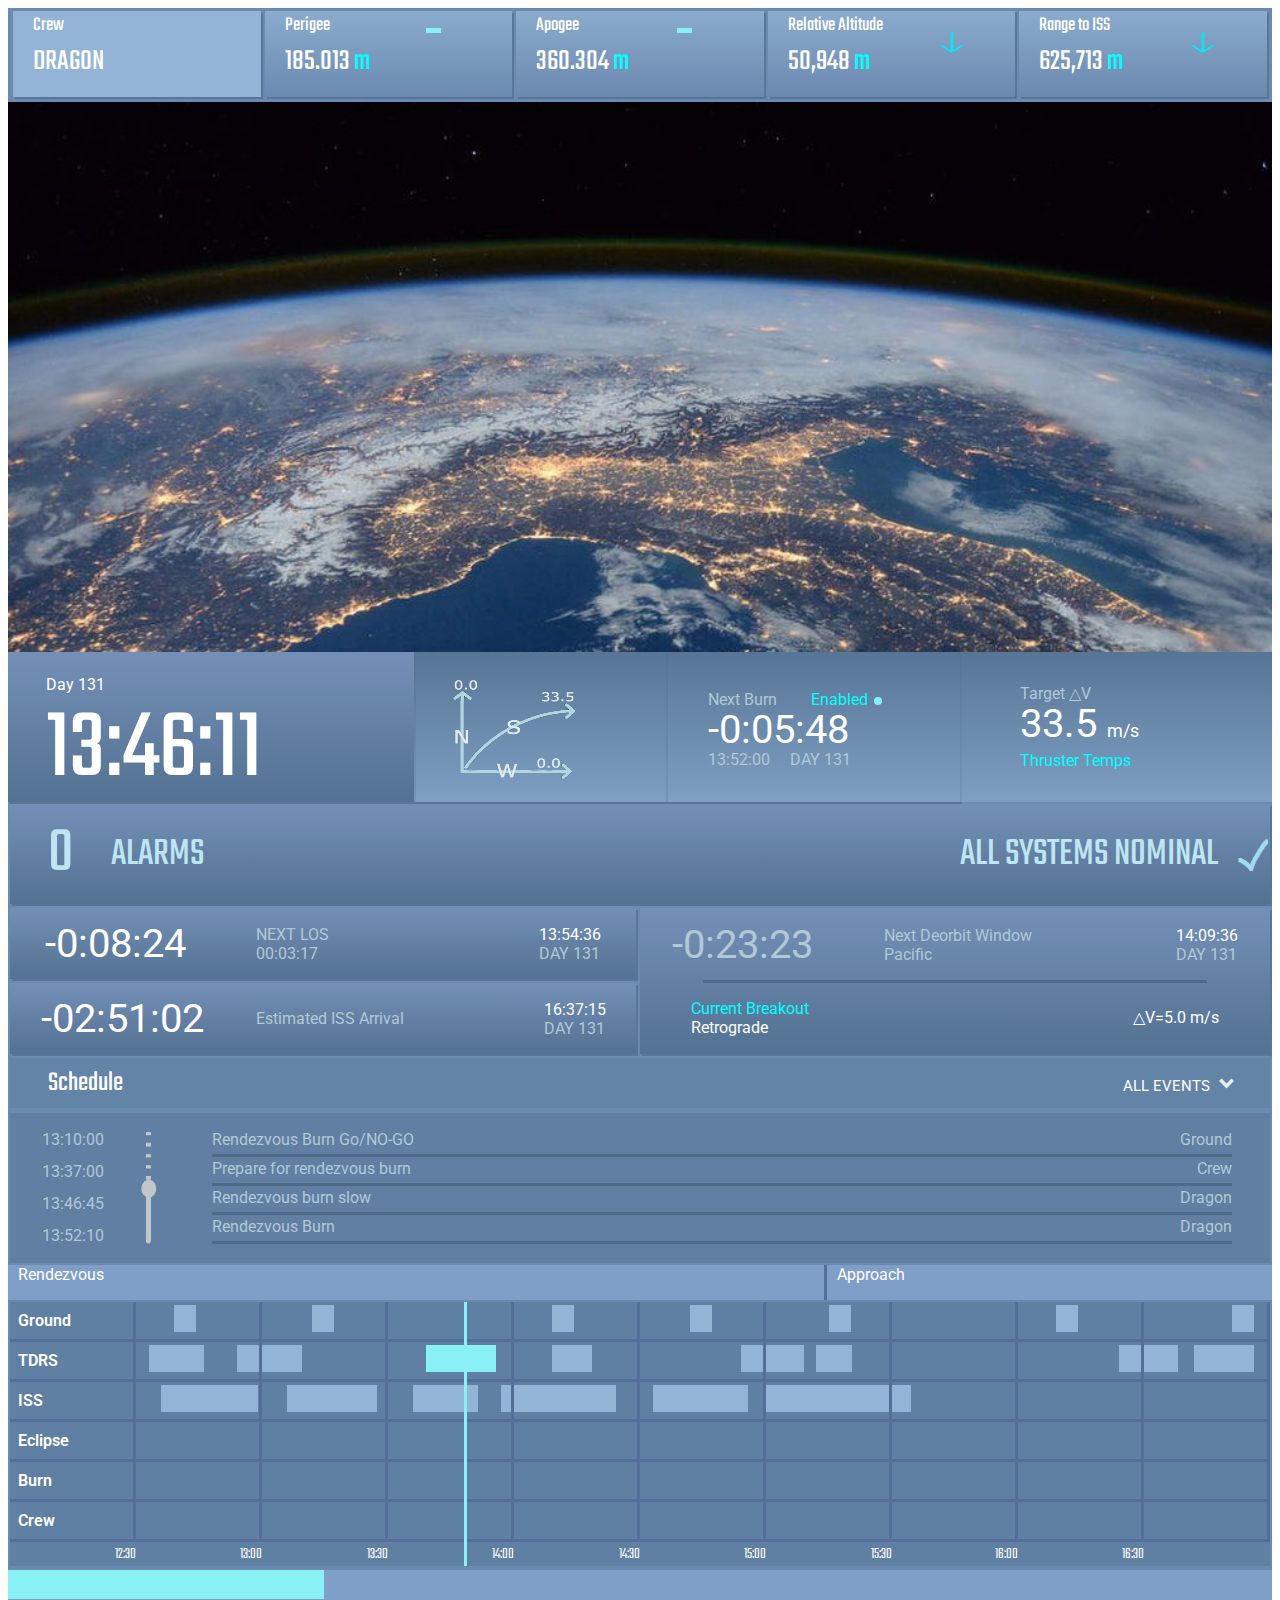
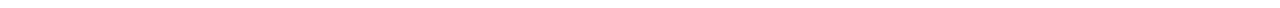
<file: index.html>
<!doctype html>
<html lang="en">
<head>
  <meta charset="utf-8">
  <title>SpaceX launch</title>
  <meta name="author" content="CURSOR Education">
<link rel="stylesheet" href="style.css">
</head>
<body>
<div class="container">    
<div class="header">
    <div class="header-first">
        <small>Crew</small>
        <div class="block-title">Dragon</div>
    </div>
    <div class="header-second">
        <small>Perigee</small>
        <div class="block-title">185.013
            <span class="m">m</span>
        </div>
    </div>
    <div class="header-third">
        <small>Apogee</small>
        <div class="block-title">360.304
            <span class="m">m</span></div>
    </div>
    <div class="header-fourth">
        <small>Relative Altitude</small>
        <div class="block-title">50,948
            <span class="m">m</span></div>
        <img class="img-arrow-first"  src="img/iconninja-sprites2.png" alt="arrow">
    </div>
    <div class="header-fifth">
        <small>Range to ISS</small>
        <div class="block-title">625,713
            <span class="m">m</span></div>
        <img class="img-arrow-first"  src="img/iconninja-sprites2.png" alt="arrow">
    </div>
</div>
<div class="mainimg"></div>
<div class="actually-data">
    <div class="first-data">
        <div>Day 131</div>
        <div class="actually-time">13:46:11</div>
    </div>
    <div class="actually-scheme">
        <div class="scheme">
        <img class="img-scheme" src="img/business-and-finance3.png" alt="scheme">
        </div>
        <div class="actually-launch">
            <span class="next">Next Burn</span>
            <span class="enabled">Enabled</span>
            <div class="launch-time">-0:05:48</div>
            <span id="second-launch-time">13:52:00</span>
            <span id="second-day">day 131</span>
        </div>
        <div class="target">
            <div class="next">Target △V</div>
            <div class="launch-time">33.5 <span id="m2">m/s</span></div>
            <div class="enabled-style">Thruster Temps</div>
        </div>
    </div>
</div>
<div class="alarms">
    <span id="alarms-first">0</span>
    <span id="alarms-second">alarms</span>
    <span id="alarms-third">All systems nominal </span>
    <img id="check_mark" src="img/galochka.png" alt="check mark">
</div>
<div class="arrivalinfo">
    <div class="arrival">
        <span class="preparing">
            <div class="launch-time" id="preparingtime">-0:08:24</div>
            <div class="grey" id="secondgrey">Next LOS
                <div>00:03:17</div>
            </div>
            <div class="grey">
                <div class="whitetime">13:54:36</div>
                <div>Day 131</div>
            </div>
        </span>
        <div class="preparing">
            <div class="launch-time" id="preparingtime">-02:51:02</div>
            <div class="greysmall">Estimated ISS Arrival</div>
            <div class="grey">
                <div class="whitetime">16:37:15</div>
                <div>Day 131</div>
            </div>
        </div>
    </div>
    <div class="conditions">
        <div class="first-condition">
            <div class="launch-time" id="second-launch-time">-0:23:23</div>
            <div class="greysmall">Next Deorbit Window<br> Pacific</div>
            <div class="grey">
                <div class="whitetime">14:09:36</div>
                <div>Day 131</div>
            </div>
        </div>
        <div class="second-condition">
            <div class="current">
                <div id="currentsmall">Current Breakout</div>
                <div>Retrograde</div>
            </div>
            <div>△V=5.0 m/s</div>
        </div>
    </div>
</div>
<div class="procedure">
    <span class="contents">Schedule</span>
    <span class="process">All events <img id="nerrow_check_mark" src="img/OR.png"></span>
</div>
<div class="timetable">
    <div class="timemonitoring">
        <div>13:10:00</div>
        <div>13:37:00</div>
        <div>13:46:45</div>
        <div>13:52:10</div>
    </div>
    <img class="scrolling_img" src="img/scrolling.png" alt="scrolling_line">
    <div class="proces-monitoring">
        <div class="proces-monitoring-first">
            <div class="go_no">Rendezvous Burn Go/NO-GO</div>
            <div>Ground</div>
        </div>
        <div class="proces-monitoring-first">
            <div class="go_no">Prepare for rendezvous burn</div>
            <div>Crew</div>
        </div>
        <div class="proces-monitoring-first">
            <div class="go_no">Rendezvous burn slow</div>
            <div>Dragon</div>
        </div>
        <div class="proces-monitoring-first">
            <div class="go_no">Rendezvous Burn</div>
            <div>Dragon</div>
        </div>
    </div>
</div>
<div class="operation">
    <div class="operation-first">Rendezvous</div>
    <div class="operation-second">Approach</div>
</div>
<div class="stage">
        <div class="row">
            <div class="row-first">Ground</div>
            <div class="row-first"></div>
            <div class="row-first"></div>
            <div class="row-first"></div>
            <div class="row-first"></div>
            <div class="row-first"></div>
            <div class="row-first"></div>
            <div class="row-first"></div>
            <div class="row-first"></div>
            <div class="row-first"></div>
            <div class="block1"></div>
            <div class="block2"></div>
            <div class="block3"></div>
            <div class="block4"></div>
            <div class="block5"></div>
            <div class="block6"></div>
            <div class="block7"></div>
        </div>
        <div class="row">              
            <div class="row-first">TDRS</div>
            <div class="row-first"></div>
            <div class="row-first"></div>
            <div class="row-first"></div>
            <div class="row-first"></div>
            <div class="row-first"></div>
            <div class="row-first"></div>
            <div class="row-first"></div>
            <div class="row-first"></div>
            <div class="row-first"></div>
             <div class="block1a"></div>
            <div class="block2a"></div>
            <div class="block-cursor">
            </div>
            <div class="block3a"></div>
            <div class="block4a"></div>
            <div class="block5a"></div>
            <div class="block6a"></div>
            <div class="block7a"></div>
        </div>
        <div class="row">
            <div class="row-first">ISS</div>
            <div class="row-first"></div>
            <div class="row-first"></div>
            <div class="row-first"></div>
            <div class="row-first"></div>
            <div class="row-first"></div>
            <div class="row-first"></div>
            <div class="row-first"></div>
            <div class="row-first"></div>
            <div class="row-first"></div>
            <div class="block1b"></div>
            <div class="block2b"></div>
            <div class="block3b"></div>
            <div class="block4b"></div>
            <div class="block5b"></div>
            <div class="block6b"></div>
        </div>  
        <div class="row">    
            <div class="row-first">Eclipse</div>
            <div class="row-first"></div>
            <div class="row-first"></div>
            <div class="row-first"></div>
            <div class="row-first"></div>
            <div class="row-first"></div>
            <div class="row-first"></div>
            <div class="row-first"></div>
            <div class="row-first"></div>
            <div class="row-first"></div>
        </div> 
        <div class="row">
            <div class="row-first">Burn</div>
           <div class="row-first"></div>
            <div class="row-first"></div>
            <div class="row-first"></div>
            <div class="row-first"></div>
            <div class="row-first"></div>
            <div class="row-first"></div>
            <div class="row-first"></div>
            <div class="row-first"></div>
            <div class="row-first"></div>
        </div> 
        <div class="row">
            <div class="row-first">Crew</div>
           <div class="row-first"></div>
            <div class="row-first"></div>
            <div class="row-first"></div>
            <div class="row-first"></div>
            <div class="row-first"></div>
            <div class="row-first"></div>
            <div class="row-first"></div>
            <div class="row-first"></div>
            <div class="row-first"></div>
        </div>
         <div class="stage-num">
            <div class="row-time">12:30</div>
            <div class="row-time">13:00</div>
            <div class="row-time">13:30</div>
            <div class="row-time">14:00</div>
            <div class="row-time">14:30</div>
            <div class="row-time">15:00</div>
            <div class="row-time">15:30</div>
            <div class="row-time">16:00</div>
            <div class="row-time">16:30</div> <div class="row-time"></div>   
        </div>
      <div class="cursor"> </div>
</div>   
<div class="scrollpanel">
    <div id="scroll"></div>
    <div id="panel"> </div>
</div>
</div>
    </body>
</html>
</file>
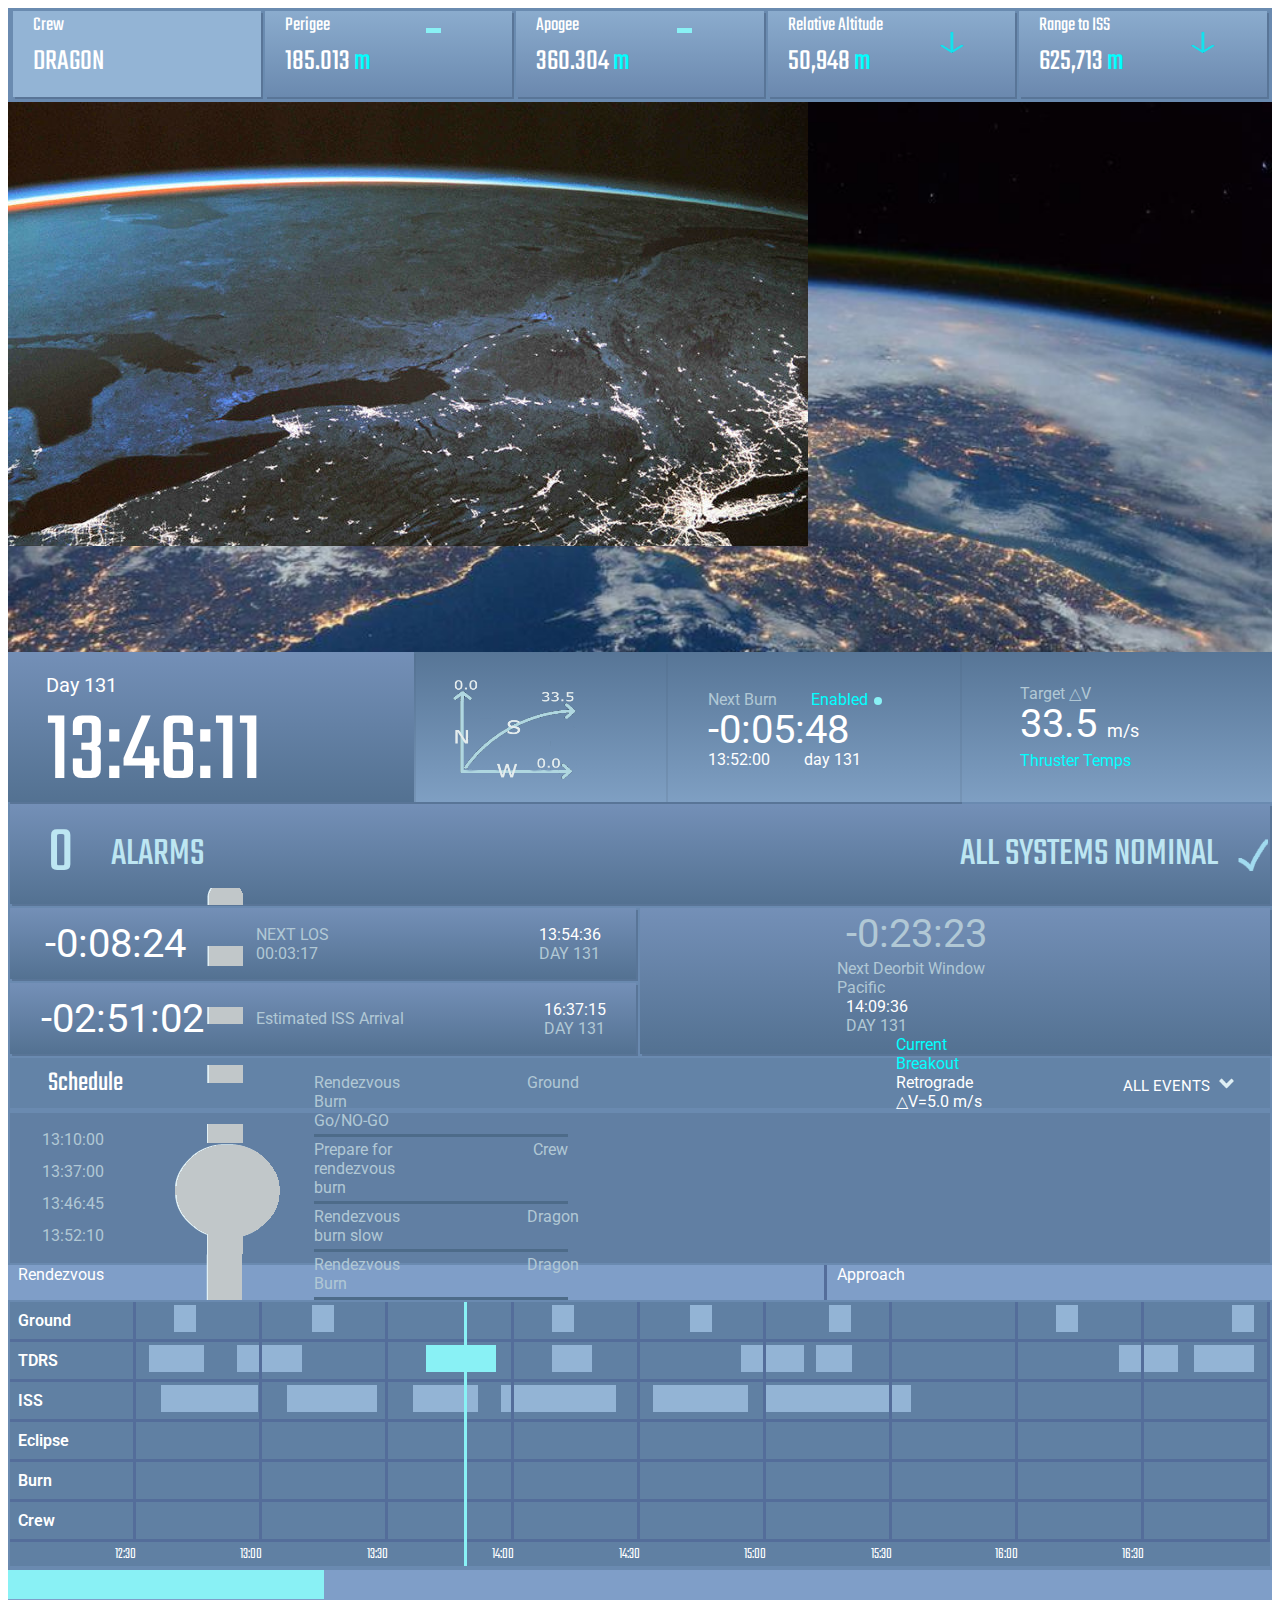
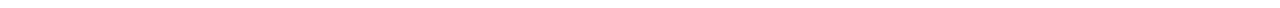
<file: space2X.html>
<!doctype html>
<html lang="en">
<head>
  <meta charset="utf-8">
  <title>SpaceX launch</title>
  <meta name="author" content="CURSOR Education">
<link rel="stylesheet" href="style.css">
</head>
<body>
<div class="container">    
<div class="header">
    <div class="header-first">
        <small>Crew</small>
        <div class="block-title">Dragon</div>
    </div>
    <div class="header-second">
        <small>Perigee</small>
        <div class="block-title">185.013
            <span class="m">m</span>
        </div>
    </div>
    <div class="header-third">
        <small>Apogee</small>
        <div class="block-title">360.304
            <span class="m">m</span></div>
    </div>
    <div class="header-fourth">
        <small>Relative Altitude</small>
        <div class="block-title">50,948
            <span class="m">m</span></div>
        <img class="img-arrow-first"  src="img/iconninja-sprites2.png" alt="arrow">
    </div>
    <div class="header-fifth">
        <small>Range to ISS</small>
        <div class="block-title">625,713
            <span class="m">m</span></div>
        <img class="img-arrow-first"  src="img/iconninja-sprites2.png" alt="arrow">
    </div>
</div>
<div class="mainimg">
    <img src="img/%D0%BA%D0%BE%D1%81%D0%BC%D0%BE%D1%811.jpg" alt="Earth in the Illuminator">
</div>
<div class="actually-data">
    <div class="first-data">
        <small id="day">Day 131</small>
        <div class="actually-time">13:46:11</div>
    </div>
    <div class="actually-scheme">
        <div class="scheme">
        <img class="img-scheme" src="img/business-and-finance3.png" alt="scheme">
        </div>
        <div class="actually-launch">
            <span class="next">Next Burn</span>
            <span class="enabled">Enabled</span>
            <div class="launch-time">-0:05:48</div>
            <span id="seclaunch-time">13:52:00</span>
            <span id="secday">day 131</span>
        </div>
        <div class="target">
            <div class="next">Target △V</div>
            <div class="launch-time">33.5 <span id="m2">m/s</span></div>
            <div class="enabled-style">Thruster Temps</div>
        </div>
    </div>
</div>
<div class="alarms">
    <span id="alarms-first">0</span>
    <span id="alarms-second">alarms</span>
    <span id="alarms-third">All systems nominal </span>
    <img id="check_mark" src="img/galochka.png" alt="check mark">
</div>
<div class="arrivalinfo">
    <div class="arrival">
        <span class="preparing">
            <div class="launch-time" id="preparingtime">-0:08:24</div>
            <div class="grey" id="secondgrey">Next LOS
                <div>00:03:17</div>
            </div>
            <div class="grey">
                <div class="whitetime">13:54:36</div>
                <div>Day 131</div>
            </div>
        </span>
        <div class="preparing">
            <div class="launch-time" id="preparingtime">-02:51:02</div>
            <div class="greysmall">Estimated ISS Arrival</div>
            <div class="grey">
                <div class="whitetime">16:37:15</div>
                <div>Day 131</div>
            </div>
        </div>
    </div>
    <div class="conditions">
        <div class="first-conditions">
            <div class="launch-time" id="second-launch-time">-0:23:23</div>
            <div class="greysmall">Next Deorbit Window<br> Pacific</div>
            <div class="grey">
                <div class="whitetime">14:09:36</div>
                <div>Day 131</div>
            </div>
        </div>
        <div class="second-conditions">
            <div class="current">
                <div id="currentsmall">Current Breakout</div>
                <div>Retrograde</div>
            </div>
            <div>△V=5.0 m/s</div>
        </div>
    </div>
</div>
<div class="procedure">
    <span class="contents">Schedule</span>
    <span class="process">All events <img id="nerrow_check_mark" src="img/OR.png"></span>
</div>
<div class="timetable">
    <div class="timemonitoring">
        <div>13:10:00</div>
        <div>13:37:00</div>
        <div>13:46:45</div>
        <div>13:52:10</div>
    </div>
    <img id="scrolling_img" src="img/scrolling.png" alt="scrolling_line">
    <div clas="proces-monitoring">
        <div class="proces-monitoring-first">
            <div class="go_no">Rendezvous Burn Go/NO-GO</div>
            <div>Ground</div>
        </div>
        <div class="proces-monitoring-first">
            <div class="go_no">Prepare for rendezvous burn</div>
            <div>Crew</div>
        </div>
        <div class="proces-monitoring-first">
            <div class="go_no">Rendezvous burn slow</div>
            <div>Dragon</div>
        </div>
        <div class="proces-monitoring-first">
            <div class="go_no">Rendezvous Burn</div>
            <div>Dragon</div>
        </div>
    </div>
</div>
<div class="operation">
    <div class="operation-first">Rendezvous</div>
    <div class="operation-second">Approach</div>
</div>
<div class="stage">
        <div class="row">
            <div class="row-first">Ground</div>
            <div class="row-first">
            </div>
            <div class="row-first">
            </div>
            <div class="row-first">
            </div>
            <div class="row-first"></div>
            <div class="row-first"></div>
            <div class="row-first"></div>
            <div class="row-first"></div>
            <div class="row-first"></div>
            <div class="row-first"></div>
            <div class="block1"></div>
            <div class="block2"></div>
            <div class="block3"></div>
            <div class="block4"></div>
            <div class="block5"></div>
            <div class="block6"></div>
            <div class="block7"></div>
        </div>
        <div class="row">              
            <div class="row-first">TDRS</div>
            <div class="row-first"></div>
            <div class="row-first"></div>
            <div class="row-first"></div>
            <div class="row-first"></div>
            <div class="row-first"></div>
            <div class="row-first"></div>
            <div class="row-first"></div>
            <div class="row-first"></div>
            <div class="row-first"></div>
             <div class="block1a"></div>
            <div class="block2a"></div>
            <div class="block-cursor">
            </div>
            <div class="block3a"></div>
            <div class="block4a"></div>
            <div class="block5a"></div>
            <div class="block6a"></div>
            <div class="block7a"></div>
        </div>
        <div class="row">
            <div class="row-first">ISS</div>
            <div class="row-first"></div>
            <div class="row-first"></div>
            <div class="row-first"></div>
            <div class="row-first"></div>
            <div class="row-first"></div>
            <div class="row-first"></div>
            <div class="row-first"></div>
            <div class="row-first"></div>
            <div class="row-first"></div>
            <div class="block1b"></div>
            <div class="block2b"></div>
            <div class="block3b"></div>
            <div class="block4b"></div>
            <div class="block5b"></div>
            <div class="block6b"></div>
        </div>  
        <div class="row">    
            <div class="row-first">Eclipse</div>
            <div class="row-first"></div>
            <div class="row-first"></div>
            <div class="row-first"></div>
            <div class="row-first"></div>
            <div class="row-first"></div>
            <div class="row-first"></div>
            <div class="row-first"></div>
            <div class="row-first"></div>
            <div class="row-first"></div>
        </div> 
        <div class="row">
            <div class="row-first">Burn</div>
           <div class="row-first"></div>
            <div class="row-first"></div>
            <div class="row-first"></div>
            <div class="row-first"></div>
            <div class="row-first"></div>
            <div class="row-first"></div>
            <div class="row-first"></div>
            <div class="row-first"></div>
            <div class="row-first"></div>
        </div> 
        <div class="row">
            <div class="row-first">Crew</div>
           <div class="row-first"></div>
            <div class="row-first"></div>
            <div class="row-first"></div>
            <div class="row-first"></div>
            <div class="row-first"></div>
            <div class="row-first"></div>
            <div class="row-first"></div>
            <div class="row-first"></div>
            <div class="row-first"></div>
        </div>
         <div class="stage-num">
            <div class="row-time">12:30</div>
            <div class="row-time">13:00</div>
            <div class="row-time">13:30</div>
            <div class="row-time">14:00</div>
            <div class="row-time">14:30</div>
            <div class="row-time">15:00</div>
            <div class="row-time">15:30</div>
            <div class="row-time">16:00</div>
            <div class="row-time">16:30</div> <div class="row-time"></div>   
        </div>
      <div class="cursor"> </div>
</div>   
<div class="scrollpanel">
    <div id="scroll"></div>
    <div id="panel"> </div>
</div>
</div>
    </body>
</html>
</file>
<file: style.css>
@import url('https://fonts.googleapis.com/css?family=Teko:300|Roboto:300');
.container{
    width: 100%;
    font-family: "Roboto", sans-serif;
    font-size: 16 px;
    background-color: rgb(106,138,176);
    color: #fff;    
}
.header{
    width: auto;
    height: 90px;
    display: flex;
    flex-grow: 1;
    margin:2px;
    flex-direction: row;
    justify-content: space-evenly;
    background-color: rgb(106,139,176);
    font-family: "Teko",sans-serif;
    padding:1px;     
}
.header-first,.header-second,.header-third,.header-fourth,.header-fifth{
    box-shadow: 2px 2px rgb(89,117,151);
    width: 20%;
    padding-left: 20px;
    margin: 2px;
    
}
.header-first{
    background: rgb(147,180,213);
}
small{
    font-size: 20px;
}
.block-title{
    text-transform: uppercase;
    font-size: 30px; 
}
.header-second::after{
    content: '';
    position: absolute;
    width: 15px;
    height: 5px;
    background: rgb(137,241,245);
    top:20%;
    left: 65%;
}
.header-second{ 
    background: linear-gradient(180deg, rgba(147,180,213,80%) ,rgba(107,136,174,50%));
    position: relative;
}
.m{
    color: aqua;
    text-transform:lowercase;
}
.header-third{
    background: linear-gradient(180deg, rgba(147,180,213,80%) ,rgba(107,136,174,95%));
    position: relative;
}
.header-third::after{
    content: '';
    position: absolute;
    width: 15px;
    height: 5px;
    background: rgb(137,241,245);
    top:20%;
    left: 65%;
}
.header-fourth{ 
    background: linear-gradient(180deg, rgba(147,180,213,80%) ,rgba(107,136,174,95%));
    position: relative;
}
.img-arrow-first{
    width: 45px;
    height: 35px;
    position: absolute;
    top:20%;
    left: 65%
}
.header-fifth{
    background: linear-gradient(180deg, rgba(147,180,213,80%) ,rgba(107,136,174,95%));
    position: relative;
}
.mainimg{
    background-image:url(img/earth-from-space.jpg);
    background-size:cover;
    height: 550px;
}
.actually-data{
    width: 100%;
    height: 150px;
    display: flex;
    flex-direction: row;   
    align-items: center;
}
.first-data{
    display: flex;
    flex-direction: column;
    width: 30%;
    box-shadow: 2px 2px rgb(89,117,151);
    background: linear-gradient(180deg, rgba(118,145,185,80%),rgba(82,112,144,95%));
    height: 100%; 
    padding-left: 3%;
    justify-content: center
}
.actually-time{
    margin-top: -15px;
    font-family: "Teko",sans-serif;
    font-size: 100px;
    height: 100px; 
}
.actually-scheme{
    width: 70%;
    display: flex;
    flex-grow: 1;
    flex-direction: row;
    justify-content: center;
    height: 100%;
    line-height: 170%
}
.scheme{
    width: 33%;
    box-shadow: 2px 2px rgb(89,117,151);
    background: linear-gradient(180deg, rgba(82,112,144,80%) ,rgba(147,180,213,50%));   
}  
.img-scheme{
    width: 50%;
    height: 70%;
    margin-left: 15%; 
    margin-top: 10%;
}
.actually-launch{
    width: 33%;
    box-shadow: 2px 2px rgb(89,117,151);
    background: linear-gradient(180deg, rgba(82,112,144,80%) ,rgba(147,180,213,50%));
    padding-left: 5%;
    padding-top: 4%;
}
.next{
    color: rgb(177,200,213);
    margin-right: 30px;
}
.enabled{
    color: aqua;
    position: relative;
}
.enabled::after {
    content:' ';
    position: absolute;
    width: 8px;
    height: 8px;
    border-radius: 50%; 
    background: rgb(137,241,245);
    margin-left:6px;
    margin-top: 11px
}
.launch-time{
    font-size:40px; 
    margin-top:1%;
    margin-bottom:1%;
}
#second-day,#second-launch-time{
    
    color: rgb(177,200,213); 
    text-transform:uppercase; 
}
#seclaunch-time{
    margin-right: 30px;   
}
.target{
    display: flex;
    flex-direction:column;
    justify-content: center;
    width: 33%;
    box-shadow: 2px rgb(89,117,151);
    background: linear-gradient(180deg, rgba(82,112,144,80%) ,rgba(147,180,213,50%));
    padding-left: 7%;  
}
#m2{
    font-size: 18px;
}
.enabled-style{
    color: aqua;
}
.alarms{
    width: auto;
    display: flex;
    margin:2px;
    flex-direction: row;
    align-items: center;
    box-shadow: 2px 2px rgb(89,117,151);
    background: linear-gradient(180deg, rgba(118,145,185,80%),rgba(82,112,144,95%));
    height: 100px;
    color: rgb(189,230,242);
}
#alarms-first{
    font-size: 65px;
    font-family: "Teko",sans-serif;
    margin-left: 3%;
    margin-right: 3%;
}
#alarms-second,#alarms-third{
    font-family: "Teko",sans-serif;
    font-size: 40px;
    text-transform: uppercase;   
}
#alarms-second{
    margin-right: 60%;
}
#check_mark{
    height: 50px;
    width: 35px;
    margin-left: 15px;
    top: 40%;    
}
.arrivalinfo{
    width: auto;
    height: 150px;
    display: flex;
    flex-direction: row;
    background-color: rgb(106,138,176);
}
.arrival{
    width: 50%;
    height: auto;
    display: flex;
    flex-direction: column;    
}
.preparing{
    display: flex;
    flex-direction: row;
    align-items: center;
    justify-content: space-around;
    width: auto;
    box-shadow: 2px 2px rgb(89,117,151);
    background: linear-gradient(180deg, rgba(118,145,185,80%),rgba(82,112,144,95%));
    height: 50%;
    margin: 2px;
}
.grey{
    
    color: rgb(177,200,213); 
    text-transform:uppercase; 
}
#secondgrey{
    margin-right: 140px;
}
.whitetime{
    color: white;
}
.greysmall{
    color: rgb(177,200,213);
    margin-right: 79px;
    margin-left:-9px;
}
.conditions{
    display: flex;
    flex-direction: column;
    align-items: center;
    width: 50%;
    box-shadow: 2px 2px rgb(89,117,151);
    background: linear-gradient(180deg, rgba(118,145,185,80%),rgba(82,112,144,95%));
    height: auto;
    margin: 2px;  
}
#second-launch-time{
    margin-right: 16px;
}
.first-condition{
    display: flex;
    flex-direction: row;
    align-items: center;
    justify-content: space-around;
    width: 100%;
    height: 50%;
    position: relative;
}
.first-condition::after{
    content: '';
    position: absolute;
    justify-content: center;
    height: 3px;
    width: 80%;
    background: rgb(77,107,137);
    top: 98%;
}
.second-condition{
    display: flex;
    flex-direction: row;
    justify-content: space-around;
    align-items: center;
    width: 100%;
    height: 50%;
    position: relative; 
}
.current{
    display: flex;
    flex-direction: column;
    margin-right: 35%;
}
#currentsmall{
    color: aqua;
}
.procedure{
    display: flex;
    flex-direction:row;
    align-items: center; 
    justify-content: space-between;
    padding-left: 3%;
    padding-right: 36px;
    background: rgb(99,131,167);
    flex-basis: auto;
    border-bottom: 3px solid rgb(106,138,176);
    box-shadow: 2px 2px rgb(106,138,176);
    height: 50px; 
    margin: 2px;
}
.contents{
    font-family: "Teko",sans-serif;
    font-size: 28px; 
}
.process{
    font-size: 15px; 
    text-transform: uppercase;
    
}
#nerrow_check_mark{
    height: 15px;
    width: 15px;
    margin-top:5px;
    margin-left: 5px
}
.timetable{
    display: flex;
    flex-direction:row;
    align-items: center; 
    background: rgb(97,127,163);   
    height: 150px;
    margin: 2px;
    box-shadow: 2px 2px rgb(106,138,176);
}
.timemonitoring{
    display: flex;
    flex-direction: column;
   align-items: center;
    line-height: 2;
    font-size: 16px; 
    color: rgb(177,200,213); 
    text-transform: uppercase;
    width: 10%;
}
.scrolling_img{
    display: flex;
    align-items: center;
    height: 75%;
    width: 2%;
}

.proces-monitoring{
    display: flex;
    flex-direction:column;
    margin-left: 4%;
    width: 81%;
}
.proces-monitoring-first{
    position: relative;  
    display: flex;
    flex-direction:row;
    height: 25%;
    font-size: 16px;
    color:rgb(177,200,213);
    padding-bottom: 5px;
    margin-bottom: 5px;
}
.go_no{
    flex-basis: 50%;
    margin-right: 50%;   
}
.proces-monitoring-first::after{
    content: '';
    position: absolute;
    height: 3px;
    width: 100%;
    background: rgb(77,107,137);
    top: 98%;
    margin-bottom: 5px;    
}
.operation{
    display: flex;
    flex-direction: row;
    background: rgb(127,158,200);
    height: 35px;
    align-items: center;
}
.operation-first,.operation-second{
    display: flex;
    padding-left: 10px;
    height: 100%;
    
}
.operation-first{
    position: relative;
    flex-basis: 65%;
}
.operation-first::after{
    content: '';
    position: absolute;
    background: rgb(84,109,154);
    height: 100%;
    width: 3px;
    right: 0px;
}
.operation-second{
    flex-basis: 35%;
}
.stage{
    position: relative;
    background: rgb(96,128,163);
    border: 2px solid rgb(106,138,176);
    box-shadow: 1px rgb(89,117,151);
    font-weight: 600; 
}
.row{
    display: flex;
    flex-direction: row;
    height: 40px;
}
.row-first{  
    display: flex;
    padding-left: 8px;
    width: 10%; 
    border-right: 3px solid rgb(84,109,154) ;
    border-bottom: 3px solid rgb(84,109,154) ;
    z-index: 3;
    align-items: center;
}
.stage-num{
    display: flex;
    flex-direction: row;
    font-family: "Teko", sans-serif;
    align-items: center;
    font-weight: 100;
}
.row-time{
   flex-basis: 11%;
   text-align-last: right;
}
.block1,.block2,.block3,.block4,.block5,.block6,.block7{
    position: absolute;
    height: 27px;
    width: 22px;
    background: rgb(147,180,213);
    margin-top: 3px;
    margin-bottom: 3px;
    transition: all 2s  linear;
}
/*I used numbers in the block names as not to be coufused,because there are a lot of them */
.block1{
    left: 13%;
}
.block2{
    left: 24%;  
}
.block3{
    left: 43%;  
}
.block4{
    left: 54%;  
}
.block5{
    left: 65%;  
}
.block6{
    left: 83%;  
}
.block7{
    left: 97%;  
}
.block1a,.block2a,.block-cursor,.block3a,.block4a,.block5a,.block6a,.block7a{
    position: absolute;
    height: 27px;
    background: rgb(147,180,213);
    margin-top: 3px;
    margin-bottom: 3px;
    transition: all 1s  linear;
}
.block1a{
    width: 55px;
    left: 11%;
}
.block2a{
    width: 65px;
    left: 18%;  
    z-index:2;
}
.block-cursor{
    background: rgb(137,241,245);
    width: 70px;
    left: 33%;
}
.block3a{
    width: 40px;
    left: 43%;  
}
.block4a{
    width: 63px;
    left: 58%;  
}

.block5a{
    width: 36px;
    left: 64%;  
}
.block6a{
    width: 59px;
    left: 88%;  
}

.block7a{
    width: 60px;
    left: 94%;  
}
.block1b,.block2b,.block3b,.block4b,.block5b,.block6b{
    position: absolute;
    height: 27px;
    background: rgb(147,180,213);
    margin-top: 3px;
    margin-bottom: 3px;
    transition: all 1s  linear;
}
.block1b{
    width: 97px;
    left: 12%;
}
.block2b{
    width: 90px;
    left: 22%;  
}
.block3b{
    width: 65px;
    left: 32%;
}
.block4b{
    width:115px;
    left: 39%;
}
.block5b{
    width: 95px;
    left: 51%;
}
.block6b{
    width: 145px;
    left: 60%;
}
.cursor{
    position: absolute;
background:rgb(137,241,245);
    width: 3px;
    height: 100%;
    top: 0px;
    margin-left: 36%;
   transition: all 1s ease-in-out;
    z-index: 4;
}
.stage-num{
    width: 100%;
    height: 24px;
}
.scrollpanel{
    background: rgb(127,158,200);
    width: 100%;
    height: 30px;
}
#scroll {
    background:rgb(137,241,245);
    width: 25%;
    height:96%;
    margin-top: 2px;
    transition: all 1s linear;
}
</file>
